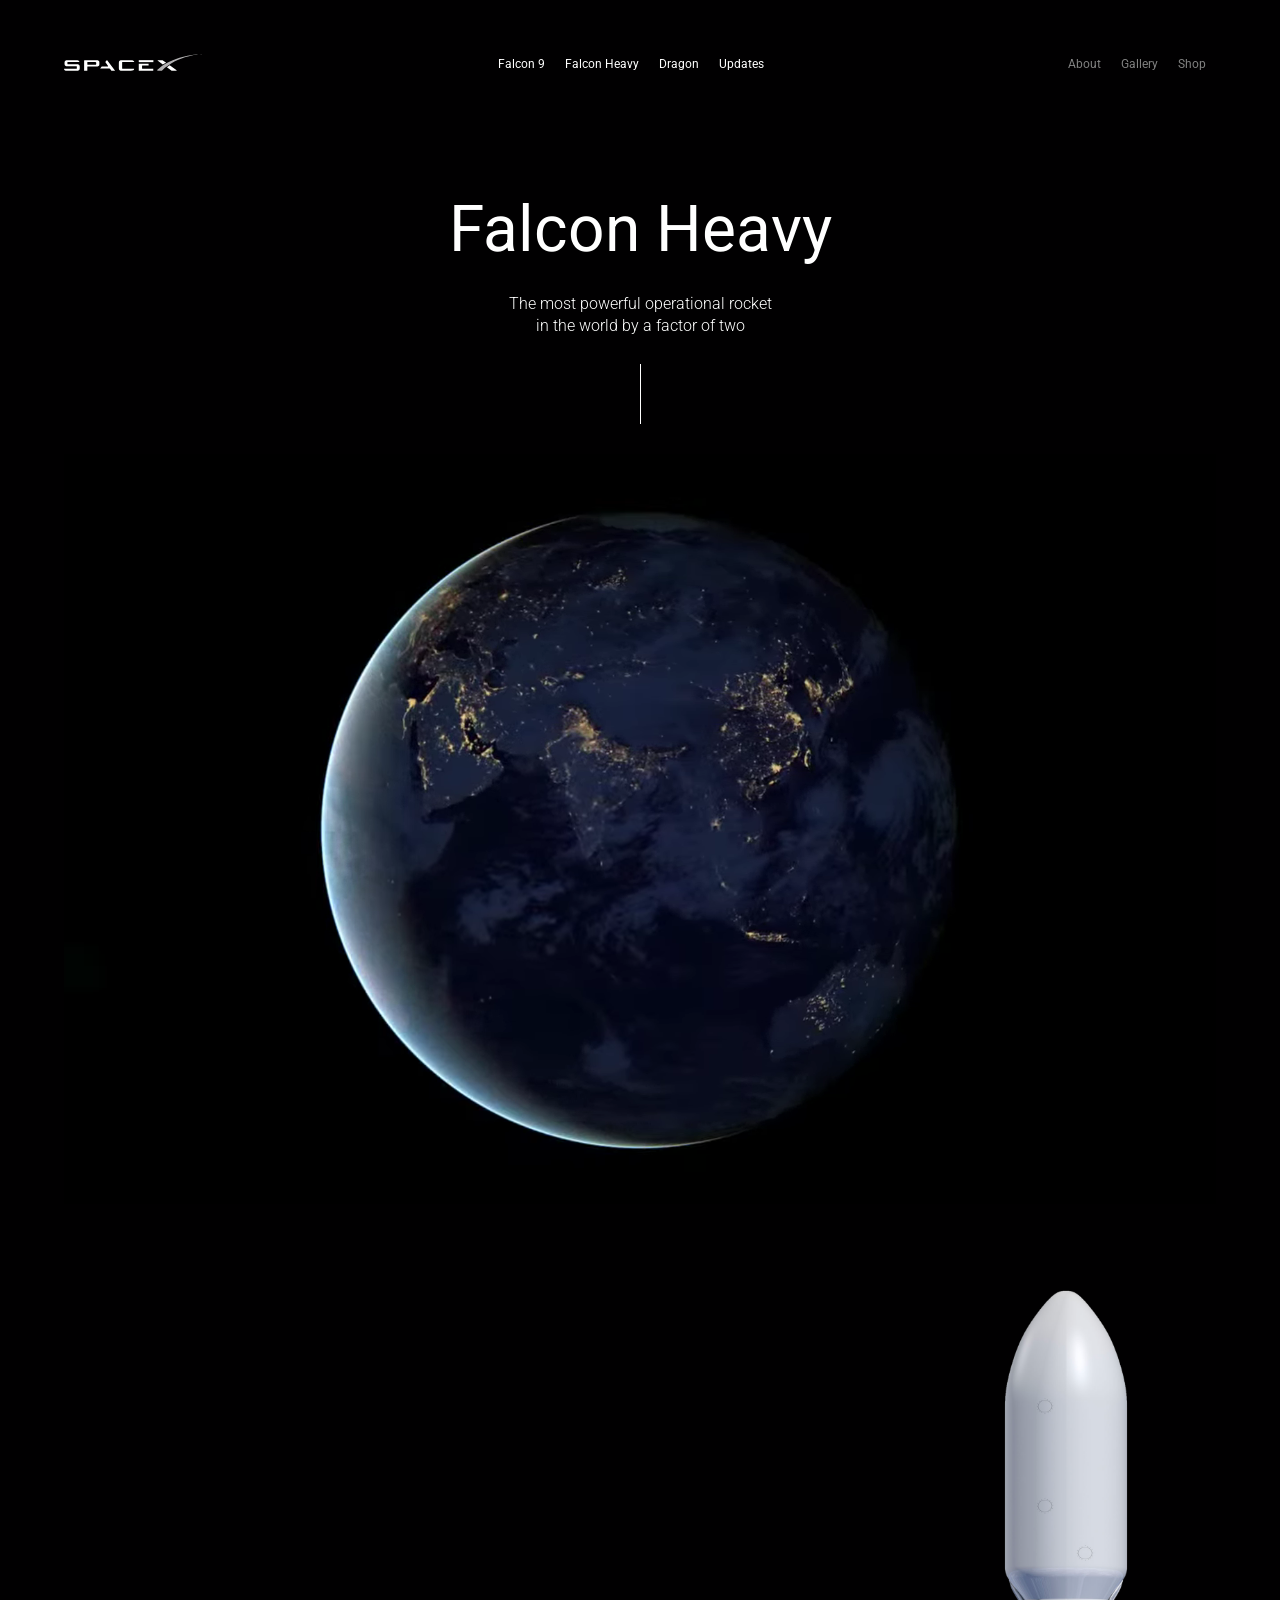
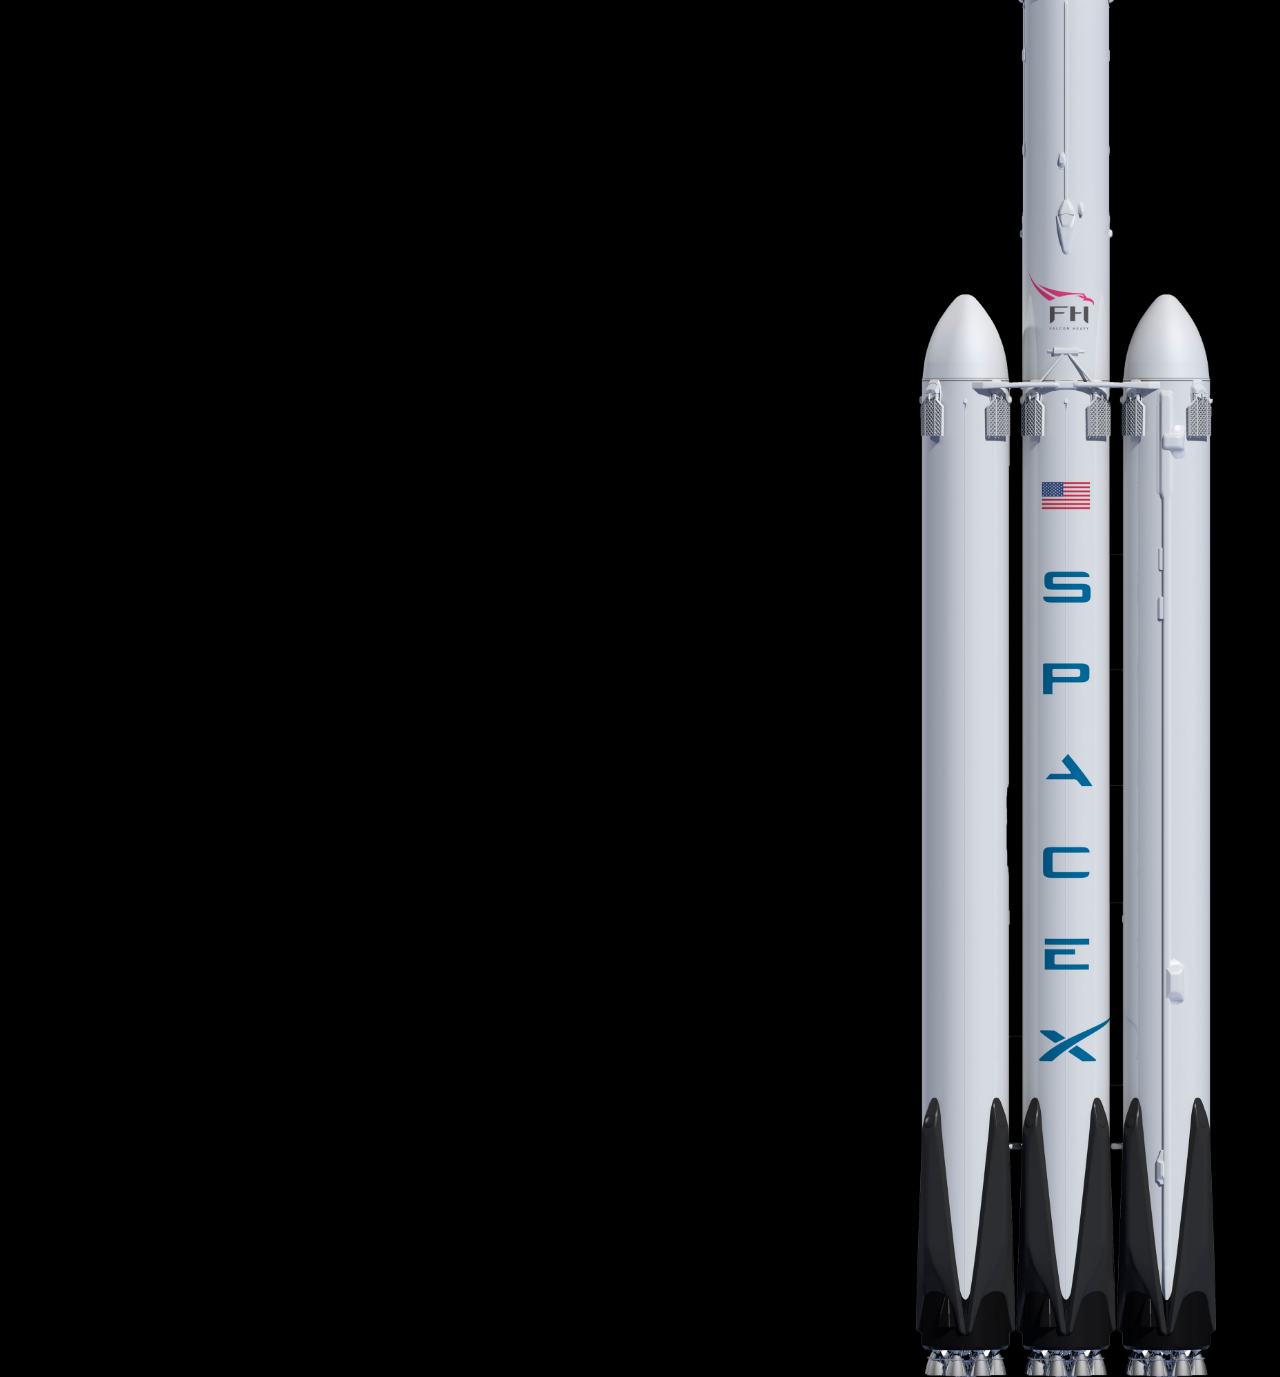
<file: index.html>
<!DOCTYPE html>
<html lang="en">
  <head>
    <meta charset="UTF-8" />
    <meta name="viewport" content="width=device-width, initial-scale=1.0" />
    <title>Space X</title>
    <link rel="stylesheet" href="css/vidbg.css" />
    <link rel="stylesheet" href="css/aos.css" />
    <link rel="stylesheet" href="css/style.css" />
    <link
      href="https://fonts.googleapis.com/css2?family=Roboto:wght@400;700&display=swap"
      rel="stylesheet"
    />
  </head>
  <body>
    <header class="header" data-aos="fade-down">
      <img src="img/logo.svg" alt="Logo Space X" class="logo" />
      <nav class="main-nav">
        <ul class="list">
          <li class="item">
            <a href="#" class="item-link">Falcon 9</a>
          </li>
          <li class="item">
            <a href="#" class="item-link">Falcon Heavy</a>
          </li>
          <li class="item">
            <a href="#" class="item-link">Dragon</a>
          </li>
          <li class="item">
            <a href="#" class="item-link">Updates</a>
          </li>
        </ul>
      </nav>
      <nav class="secondary-menu">
        <ul class="list">
          <li class="item">
            <a href="#" class="item-link">About</a>
          </li>
          <li class="item">
            <a href="#" class="item-link">Gallery</a>
          </li>
          <li class="item">
            <a href="#" class="item-link">Shop</a>
          </li>
        </ul>
      </nav>
    </header>

    <section class="main">
      <h1 class="title" data-aos="fade-up" data-aos-delay="300">
        Falcon Heavy
      </h1>
      <p class="description" data-aos="fade-up" data-aos-delay="600">
        The most powerful operational rocket in the world by a factor of two
      </p>
    </section>

    <div class="video"></div>

    <section class="features">
      <div class="overview">
        <h2 class="features-title" data-aos="fade-right">
          Falcon Heavy <br />
          Overview
        </h2>
        <table class="table" data-aos="fade-right">
          <tr>
            <td class="table-column">HEIGHT</td>
            <td class="table-column">70 m / 229.6 ft</td>
          </tr>
          <tr>
            <td class="table-column">DIAMETER</td>
            <td class="table-column">12.2 m / 39.9 ft</td>
          </tr>
          <tr>
            <td class="table-column">MASS</td>
            <td class="table-column">1,420,788 kg / 3,125,735 lb</td>
          </tr>
          <tr>
            <td class="table-column">PAYLOAD TO LEO</td>
            <td class="table-column">63,800 kg / 140,660 lb</td>
          </tr>
          <tr>
            <td class="table-column">PAYLOAD TO GTO</td>
            <td class="table-column">26,700 kg / 58,860 lb</td>
          </tr>
          <tr>
            <td class="table-column">PAYLOAD TO MARS</td>
            <td class="table-column">16,800 kg / 37,040 lb</td>
          </tr>
        </table>
        <img
          src="img/falcon-heavy.png"
          alt="rocket"
          class="rocket"
          data-rellax-speed="22"
        />
        <h2 class="features-title" data-aos="fade-right">
          UNMATCHED <br />
          PERFORMANCE
        </h2>
        <p class="features-text" data-aos="fade-right">
          With more than 5 million pounds of thrust at liftoff, Falcon Heavy is
          the most capable rocket flying. By comparison, the liftoff thrust of
          the Falcon Heavy equals approximately eighteen 747 aircraft at full
          power. Falcon Heavy can lift the equivalent of a fully loaded 737
          jetliner—complete with passengers, luggage and fuel—to orbit.
        </p>
      </div>
    </section>

    <footer class="footer" data-aos="fade-up" data-aos-delay="300">
      <img src="img/logo.svg" alt="logo Space X" class="logo" />
      <nav class="footer-nav">
        <ul class="list">
          <li class="item"><a href="#" class="item-link">Twitter</a></li>
          <li class="item"><a href="#" class="item-link">Youtube</a></li>
          <li class="item"><a href="#" class="item-link">Instagram</a></li>
          <li class="item"><a href="#" class="item-link">Flickr</a></li>
          <li class="item"><a href="#" class="item-link">LinkedIn</a></li>
          <li class="item"><a href="#" class="item-link">Privacy</a></li>
          <li class="item"><a href="#" class="item-link">Policy</a></li>
        </ul>
      </nav>
      <p class="footer-text">
        For additional questions, contact
        <a class="footer-link" href="mailto:rideshare@spacex.com"
          >rideshare@spacex.com</a
        >
      </p>
      <a href="#" class="button">Contact us</a>
      <!-- <button class="contact-us-btn">Contact us</button> -->
    </footer>

    <script src="js/vidbg.js"></script>
    <script src="js/rellax.min.js"></script>
    <script src="js/aos.js"></script>
    <script src="js/main.js"></script>
  </body>
</html>
</file>
<file: css/vidbg.css>
.vidbg-container{position:absolute;z-index:-1;top:0;right:0;bottom:0;left:0;overflow:hidden;background-size:cover;background-repeat:no-repeat;background-position:center center}.vidbg-container video{position:absolute;margin:0;top:50%;left:50%;transform:translate(-50%, -50%);transition:0.25s opacity ease-in-out;max-width:none;opacity:0}.vidbg-overlay{position:absolute;top:0;right:0;bottom:0;left:0}
</file>
<file: css/style.css>
body {
  background: #010001;
  margin: 0;
  padding-top: 53px;
  color: #fff;
  font-family: "Roboto", sans-serif;
}
.header {
  max-width: 1230px;
  width: 90%;
  margin: auto;
  display: flex;
  justify-content: space-between;
}
.list {
  margin: 0;
  padding: 0;
  display: flex;
  list-style: none;
}
.item-link {
  text-decoration: none;
  color: #fff;
  margin-left: 10px;
  margin-right: 10px;
  font-size: 12px;
  line-height: 14px;
}
.secondary-menu .item-link {
  color: #808080;
}
.main {
  text-align: center;
  padding-top: 120px;
  padding-bottom: 30px;
}
.title {
  font-style: normal;
  font-weight: normal;
  font-size: 64px;
  line-height: 75px;
  margin-top: 0;
  margin-bottom: 26px;
}
.description {
  font-style: normal;
  font-weight: 300;
  font-size: 16px;
  line-height: 140%;
  max-width: 268px;
  margin: auto;
}
.description:after {
  content: "";
  display: block;
  margin: auto;
  margin-top: 26px;
  width: 1px;
  height: 60px;
  background-color: #fff;
}
.video {
  max-width: 1230px;
  width: 90%;
  height: 750px;
  margin: auto;
  max-height: 750px;
}
.features {
  max-width: 1230px;
  width: 90%;
  margin: auto;
  padding: 100px 0;
  position: relative;
}
.features-title {
  font-family: Roboto;
  font-style: normal;
  font-weight: bold;
  font-size: 24px;
  line-height: 140%;
  text-transform: uppercase;
  margin-bottom: 45px;
}
.table {
  margin-bottom: 200px;
}
.first-column {
  width: 300px;
  min-height: 60px;
  padding-top: 7px;
  padding-bottom: 7px;
  font-style: normal;
  font-weight: normal;
  font-size: 18px;
  line-height: 179.69%;
}
.features-text {
  max-width: 490px;
  font-style: normal;
  font-weight: normal;
  font-size: 16px;
  line-height: 29px;
}
.rocket {
  position: absolute;
  top: 0;
  right: 0;
  z-index: 100;
  max-width: 300px;
}

/* Made by me. Was experimenting one day before lesson */
/* .footer {
  text-align: center;
  max-width: 1230px;
  margin: auto;
  margin-bottom: 0;
  padding-top: 410px;
  padding-bottom: 130 px;
}
.societies {
  width: 544px;
  padding: 0;
  margin: auto;
  padding-top: 45px;
}
.societies .list .item-link {
  font-style: normal;
  font-weight: normal;
  font-size: 18px;
  line-height: 21px;
}
.additional-qs {
  margin: 0;
  padding-top: 28px;
  color: #808080;
}
.contact-us-btn {
  background-color: #000000;
  color: #fff;
  font-style: normal;
  font-weight: normal;
  font-size: 18px;
  line-height: 21px;
  border: 2px solid #ffffff;
  box-sizing: border-box;
  border-radius: 6px;
  margin-top: 30px;
  width: 260px;
  height: 60px;
  outline: none;
}
.contact-us-btn:hover {
  color: #ffffff8f;
  border: 2px solid #ffffff8f;
}
.contact-us-btn:active {
  color: #ffffff60;
  border: 2px solid #ffffff60;
} */

/* Made during the lesson */
.footer {
  padding: 130px 0;
  display: flex;
  flex-direction: column;
  align-items: center;
}
.footer .logo {
  margin-bottom: 43px;
}
.footer-nav {
  margin-bottom: 28px;
}
.footer-nav .item-link {
  font-size: 18px;
  line-height: 21px;
}
.footer-text {
  font-size: 18px;
  line-height: 21px;
  color: #808080;
  text-decoration: none;
  margin-top: 0;
  margin-bottom: 30px;
}
.footer-link {
  color: #808080;
  text-decoration: none;
}
.button {
  display: flex;
  align-items: center;
  justify-content: center;
  color: #fff;
  min-width: 260px;
  min-height: 60px;
  border: 2px solid #fff;
  box-sizing: border-box;
  border-radius: 6px;
  text-decoration: none;
}

@media (max-width: 960px) {
  .rocket {
    width: 230px;
  }
  .table-column {
    width: 250px;
  }
}

@media (max-width: 768px) {
  .header {
    flex-direction: column;
    align-items: center;
  }
  .header .logo {
    margin-bottom: 20px;
  }
  .header .main-nav {
    margin-bottom: 20px;
  }
  .rocket {
    width: 170px;
  }
  .video {
    width: 100%;
  }
}

@media (max-width: 576px) {
  .rocket {
    position: relative;
    display: block;
    margin: auto;
    margin-bottom: 30px;
  }
  .video {
    margin: auto;
    height: 400px;
  }
  .table {
    margin-bottom: 0;
  }
  .table-column {
    font-size: 14px;
    width: 150px;
  }
  .footer-nav .list {
    flex-wrap: wrap;
    align-items: center;
    justify-content: center;
  }
  .footer-nav .item {
    margin-bottom: 10px;
  }
  .footer {
    text-align: center;
  }
  .main {
    padding-top: 50px;
  }
  .features {
    padding-bottom: 0;
  }
}
</file>
